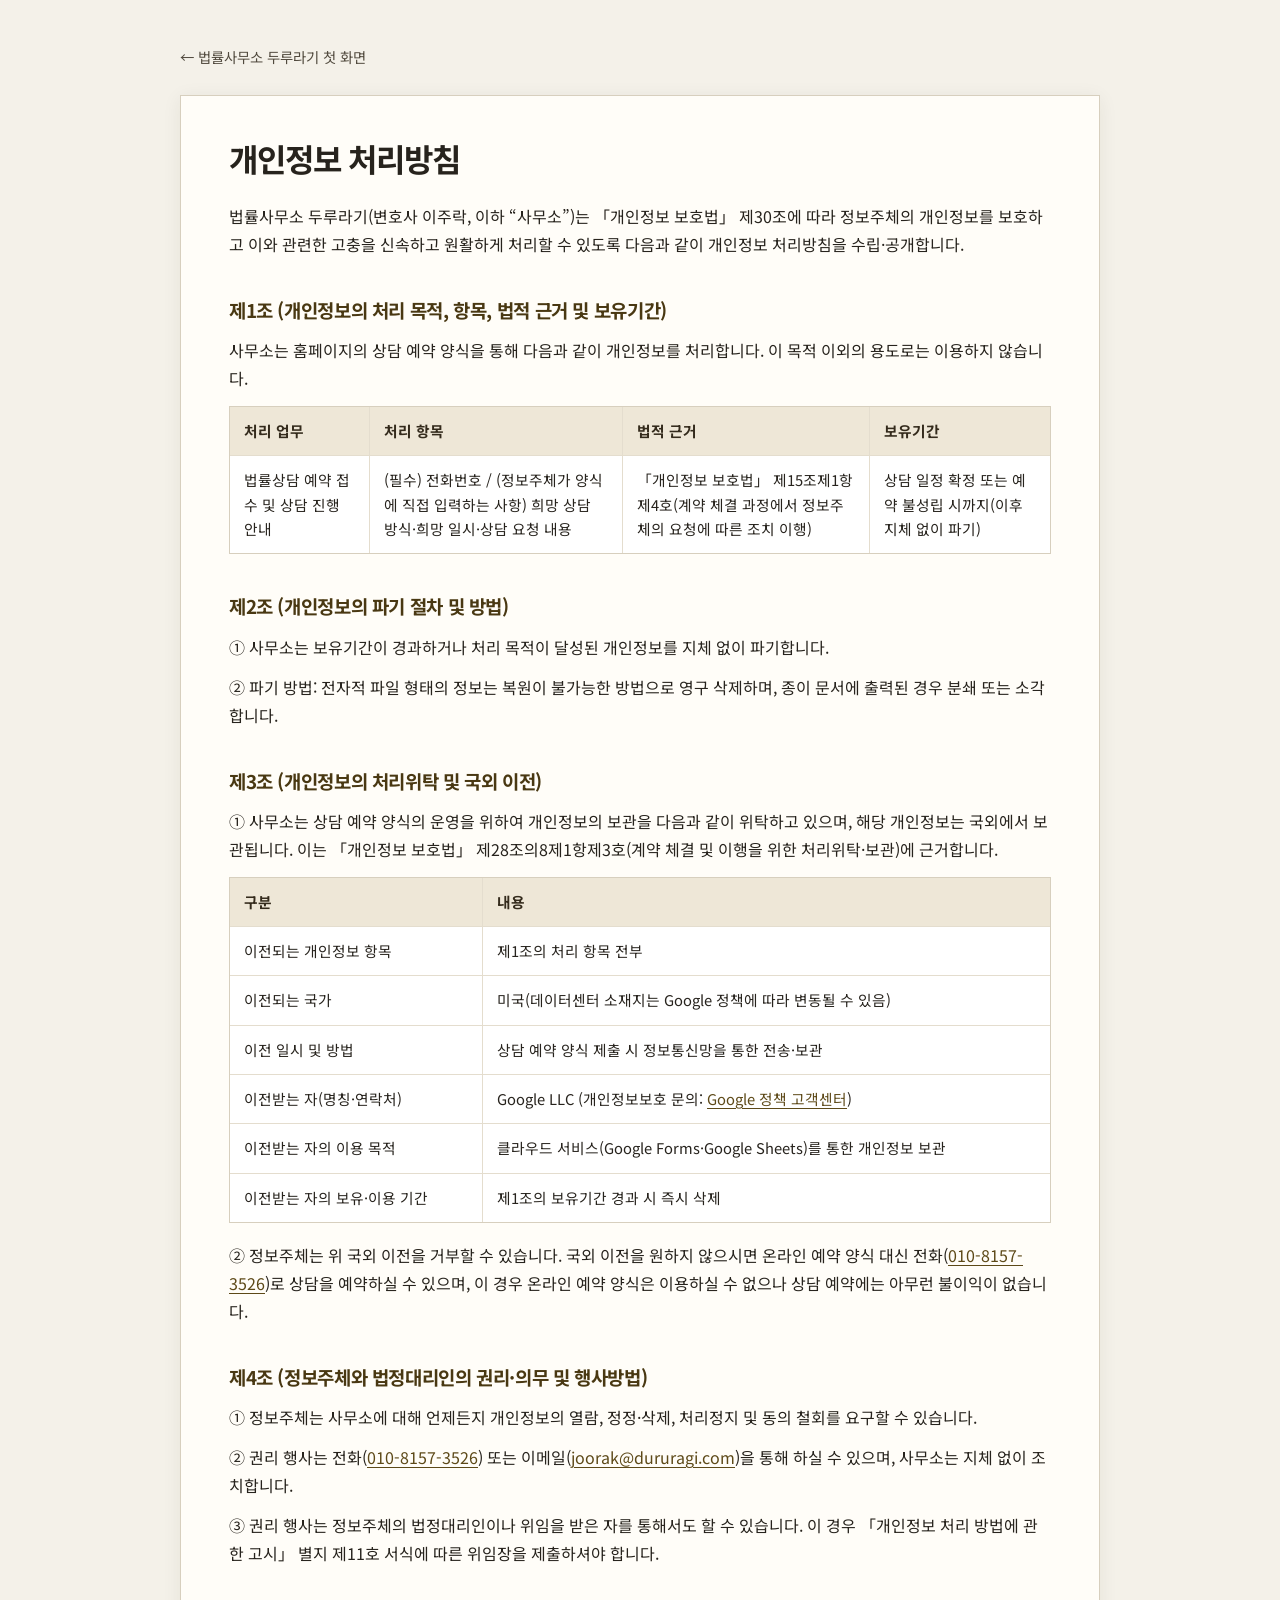
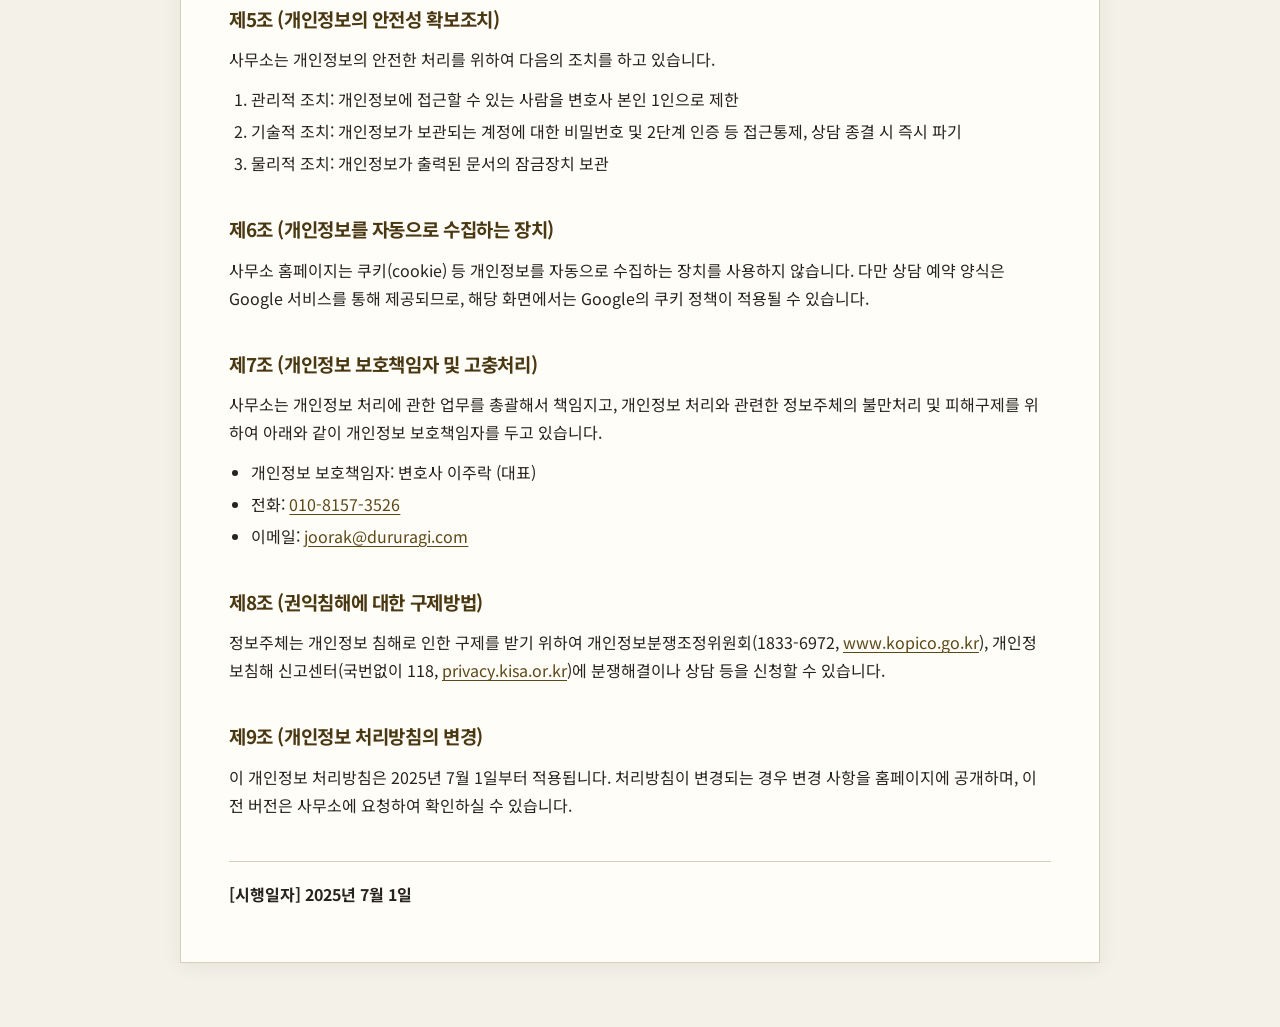
<file: privacy_policy.html>
<!DOCTYPE html>
<html lang="ko">
<head>
  <meta charset="UTF-8">
  <meta name="viewport" content="width=device-width, initial-scale=1.0">
  <title>개인정보 처리방침 | 법률사무소 두루라기</title>
  <meta name="description" content="법률사무소 두루라기의 개인정보 처리방침입니다.">
  <link rel="canonical" href="https://law.dururagi.com/privacy_policy.html">
  <link rel="preconnect" href="https://fonts.googleapis.com">
  <link rel="preconnect" href="https://fonts.gstatic.com" crossorigin>
  <link href="https://fonts.googleapis.com/css2?family=Noto+Sans+KR:wght@400;500;700&display=swap" rel="stylesheet">
  <style>
    *{box-sizing:border-box}
    html{background:#f4f1e9;color:#27231d}
    body{margin:0;font-family:'Noto Sans KR',sans-serif;line-height:1.75}
    a{color:#5d4918;text-underline-offset:3px}
    .page{width:min(920px,calc(100% - 32px));margin:0 auto;padding:44px 0 64px}
    .top{display:flex;justify-content:space-between;align-items:center;gap:16px;margin-bottom:26px}
    .home{font-size:.9rem;text-decoration:none;color:#514a3e}
    .home:hover,.home:focus-visible{text-decoration:underline}
    article{background:#fffdf8;border:1px solid #d7cfbe;box-shadow:0 3px 18px rgba(48,38,20,.07);padding:42px 48px}
    h1{font-size:2rem;line-height:1.3;margin:0 0 22px;letter-spacing:-.035em}
    h2{font-size:1.18rem;line-height:1.5;margin:38px 0 12px;color:#493812;letter-spacing:-.02em}
    p{margin:0 0 12px}
    ol,ul{padding-left:1.4em;margin:8px 0 14px}
    li{margin:4px 0}
    .table-wrap{overflow-x:auto;margin:14px 0 18px;border:1px solid #d7cfbe}
    table{width:100%;min-width:680px;border-collapse:collapse;font-size:.92rem;line-height:1.65;background:#fff}
    th,td{padding:12px 14px;text-align:left;vertical-align:top;border-right:1px solid #e4ddce;border-bottom:1px solid #e4ddce}
    th:last-child,td:last-child{border-right:0}
    tr:last-child td{border-bottom:0}
    th{background:#eee7d7;color:#342b1c;white-space:nowrap}
    .effective{margin-top:42px;padding-top:18px;border-top:1px solid #d7cfbe;font-weight:700}
    @media (max-width:640px){
      .page{width:min(100% - 20px,920px);padding:24px 0 40px}
      article{padding:28px 20px}
      h1{font-size:1.55rem}
      h2{font-size:1.08rem;margin-top:32px}
      body{font-size:.94rem}
    }
  </style>
</head>
<body>
  <div class="page">
    <div class="top">
      <a class="home" href="index.html">← 법률사무소 두루라기 첫 화면</a>
    </div>
    <article>
      <h1>개인정보 처리방침</h1>
      <p>법률사무소 두루라기(변호사 이주락, 이하 “사무소”)는 「개인정보 보호법」 제30조에 따라 정보주체의 개인정보를 보호하고 이와 관련한 고충을 신속하고 원활하게 처리할 수 있도록 다음과 같이 개인정보 처리방침을 수립·공개합니다.</p>

      <h2>제1조 (개인정보의 처리 목적, 항목, 법적 근거 및 보유기간)</h2>
      <p>사무소는 홈페이지의 상담 예약 양식을 통해 다음과 같이 개인정보를 처리합니다. 이 목적 이외의 용도로는 이용하지 않습니다.</p>
      <div class="table-wrap" role="region" aria-label="개인정보 처리 내역" tabindex="0">
        <table>
          <thead><tr><th>처리 업무</th><th>처리 항목</th><th>법적 근거</th><th>보유기간</th></tr></thead>
          <tbody><tr>
            <td>법률상담 예약 접수 및 상담 진행 안내</td>
            <td>(필수) 전화번호 / (정보주체가 양식에 직접 입력하는 사항) 희망 상담 방식·희망 일시·상담 요청 내용</td>
            <td>「개인정보 보호법」 제15조제1항제4호(계약 체결 과정에서 정보주체의 요청에 따른 조치 이행)</td>
            <td>상담 일정 확정 또는 예약 불성립 시까지(이후 지체 없이 파기)</td>
          </tr></tbody>
        </table>
      </div>

      <h2>제2조 (개인정보의 파기 절차 및 방법)</h2>
      <p>① 사무소는 보유기간이 경과하거나 처리 목적이 달성된 개인정보를 지체 없이 파기합니다.</p>
      <p>② 파기 방법: 전자적 파일 형태의 정보는 복원이 불가능한 방법으로 영구 삭제하며, 종이 문서에 출력된 경우 분쇄 또는 소각합니다.</p>

      <h2>제3조 (개인정보의 처리위탁 및 국외 이전)</h2>
      <p>① 사무소는 상담 예약 양식의 운영을 위하여 개인정보의 보관을 다음과 같이 위탁하고 있으며, 해당 개인정보는 국외에서 보관됩니다. 이는 「개인정보 보호법」 제28조의8제1항제3호(계약 체결 및 이행을 위한 처리위탁·보관)에 근거합니다.</p>
      <div class="table-wrap" role="region" aria-label="개인정보 국외 이전 내역" tabindex="0">
        <table>
          <tbody>
            <tr><th>구분</th><th>내용</th></tr>
            <tr><td>이전되는 개인정보 항목</td><td>제1조의 처리 항목 전부</td></tr>
            <tr><td>이전되는 국가</td><td>미국(데이터센터 소재지는 Google 정책에 따라 변동될 수 있음)</td></tr>
            <tr><td>이전 일시 및 방법</td><td>상담 예약 양식 제출 시 정보통신망을 통한 전송·보관</td></tr>
            <tr><td>이전받는 자(명칭·연락처)</td><td>Google LLC (개인정보보호 문의: <a href="https://support.google.com/policies" target="_blank" rel="noopener">Google 정책 고객센터</a>)</td></tr>
            <tr><td>이전받는 자의 이용 목적</td><td>클라우드 서비스(Google Forms·Google Sheets)를 통한 개인정보 보관</td></tr>
            <tr><td>이전받는 자의 보유·이용 기간</td><td>제1조의 보유기간 경과 시 즉시 삭제</td></tr>
          </tbody>
        </table>
      </div>
      <p>② 정보주체는 위 국외 이전을 거부할 수 있습니다. 국외 이전을 원하지 않으시면 온라인 예약 양식 대신 전화(<a href="tel:01081573526">010-8157-3526</a>)로 상담을 예약하실 수 있으며, 이 경우 온라인 예약 양식은 이용하실 수 없으나 상담 예약에는 아무런 불이익이 없습니다.</p>

      <h2>제4조 (정보주체와 법정대리인의 권리·의무 및 행사방법)</h2>
      <p>① 정보주체는 사무소에 대해 언제든지 개인정보의 열람, 정정·삭제, 처리정지 및 동의 철회를 요구할 수 있습니다.</p>
      <p>② 권리 행사는 전화(<a href="tel:01081573526">010-8157-3526</a>) 또는 이메일(<a href="mailto:joorak@dururagi.com">joorak@dururagi.com</a>)을 통해 하실 수 있으며, 사무소는 지체 없이 조치합니다.</p>
      <p>③ 권리 행사는 정보주체의 법정대리인이나 위임을 받은 자를 통해서도 할 수 있습니다. 이 경우 「개인정보 처리 방법에 관한 고시」 별지 제11호 서식에 따른 위임장을 제출하셔야 합니다.</p>

      <h2>제5조 (개인정보의 안전성 확보조치)</h2>
      <p>사무소는 개인정보의 안전한 처리를 위하여 다음의 조치를 하고 있습니다.</p>
      <ol>
        <li>관리적 조치: 개인정보에 접근할 수 있는 사람을 변호사 본인 1인으로 제한</li>
        <li>기술적 조치: 개인정보가 보관되는 계정에 대한 비밀번호 및 2단계 인증 등 접근통제, 상담 종결 시 즉시 파기</li>
        <li>물리적 조치: 개인정보가 출력된 문서의 잠금장치 보관</li>
      </ol>

      <h2>제6조 (개인정보를 자동으로 수집하는 장치)</h2>
      <p>사무소 홈페이지는 쿠키(cookie) 등 개인정보를 자동으로 수집하는 장치를 사용하지 않습니다. 다만 상담 예약 양식은 Google 서비스를 통해 제공되므로, 해당 화면에서는 Google의 쿠키 정책이 적용될 수 있습니다.</p>

      <h2>제7조 (개인정보 보호책임자 및 고충처리)</h2>
      <p>사무소는 개인정보 처리에 관한 업무를 총괄해서 책임지고, 개인정보 처리와 관련한 정보주체의 불만처리 및 피해구제를 위하여 아래와 같이 개인정보 보호책임자를 두고 있습니다.</p>
      <ul>
        <li>개인정보 보호책임자: 변호사 이주락 (대표)</li>
        <li>전화: <a href="tel:01081573526">010-8157-3526</a></li>
        <li>이메일: <a href="mailto:joorak@dururagi.com">joorak@dururagi.com</a></li>
      </ul>

      <h2>제8조 (권익침해에 대한 구제방법)</h2>
      <p>정보주체는 개인정보 침해로 인한 구제를 받기 위하여 개인정보분쟁조정위원회(1833-6972, <a href="https://www.kopico.go.kr" target="_blank" rel="noopener">www.kopico.go.kr</a>), 개인정보침해 신고센터(국번없이 118, <a href="https://privacy.kisa.or.kr" target="_blank" rel="noopener">privacy.kisa.or.kr</a>)에 분쟁해결이나 상담 등을 신청할 수 있습니다.</p>

      <h2>제9조 (개인정보 처리방침의 변경)</h2>
      <p>이 개인정보 처리방침은 2025년 7월 1일부터 적용됩니다. 처리방침이 변경되는 경우 변경 사항을 홈페이지에 공개하며, 이전 버전은 사무소에 요청하여 확인하실 수 있습니다.</p>

      <p class="effective">[시행일자] 2025년 7월 1일</p>
    </article>
  </div>
</body>
</html>
</file>
